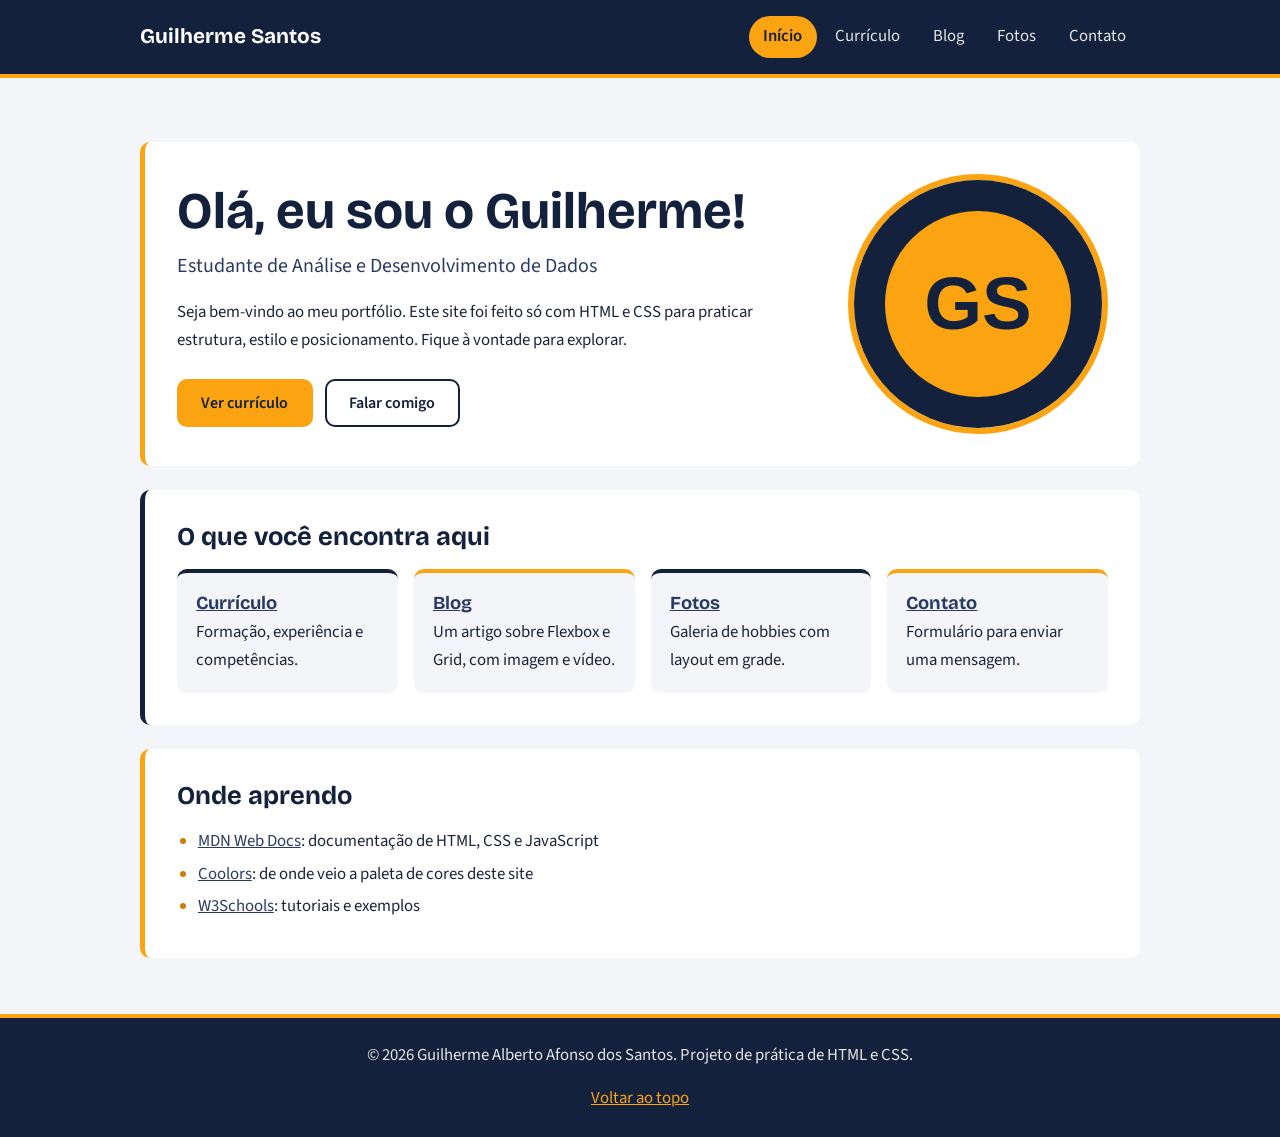
<file: pratica-html-css/pratica-html-css/index.html>
<!DOCTYPE html>
<html lang="pt-BR">
<head>
  <meta charset="UTF-8">
  <meta name="viewport" content="width=device-width, initial-scale=1.0">
  <title>Início | Guilherme Santos</title>
  <link rel="preconnect" href="https://fonts.googleapis.com">
  <link rel="preconnect" href="https://fonts.gstatic.com" crossorigin>
  <link href="https://fonts.googleapis.com/css2?family=Bricolage+Grotesque:wght@600;700&family=Source+Sans+3:wght@400;600&display=swap" rel="stylesheet">
  <link rel="stylesheet" href="style.css">
</head>
<body id="topo">
  <a class="pular" href="#conteudo">Pular para o conteúdo</a>

  <header class="cabecalho">
    <div class="container">
      <a class="logo" href="index.html">Guilherme Santos</a>
      <nav aria-label="Menu principal">
        <ul class="menu">
          <li><a href="index.html" class="ativo" aria-current="page">Início</a></li>
          <li><a href="curriculo.html">Currículo</a></li>
          <li><a href="blog.html">Blog</a></li>
          <li><a href="fotos.html">Fotos</a></li>
          <li><a href="contato.html">Contato</a></li>
        </ul>
      </nav>
    </div>
  </header>

  <main id="conteudo" class="container">

    <!-- Boas-vindas -->
    <section class="secao hero">
      <div>
        <h1>Olá, eu sou o Guilherme!</h1>
        <p class="subtitulo">Estudante de Análise e Desenvolvimento de Dados</p>
        <p>
          Seja bem-vindo ao meu portfólio. Este site foi feito só com HTML e CSS
          para praticar estrutura, estilo e posicionamento. Fique à vontade para explorar.
        </p>
        <div class="botoes">
          <a class="botao" href="curriculo.html">Ver currículo</a>
          <a class="botao botao--contorno" href="contato.html">Falar comigo</a>
        </div>
      </div>
      <img class="avatar" src="imagens/avatar.svg" alt="Avatar circular com as iniciais GS em azul-noite e âmbar">
    </section>

    <!-- Resumo do site -->
    <section class="secao secao--clara" id="resumo">
      <h2>O que você encontra aqui</h2>
      <div class="cartoes">
        <div class="cartao">
          <h3><a href="curriculo.html">Currículo</a></h3>
          <p>Formação, experiência e competências.</p>
        </div>
        <div class="cartao">
          <h3><a href="blog.html">Blog</a></h3>
          <p>Um artigo sobre Flexbox e Grid, com imagem e vídeo.</p>
        </div>
        <div class="cartao">
          <h3><a href="fotos.html">Fotos</a></h3>
          <p>Galeria de hobbies com layout em grade.</p>
        </div>
        <div class="cartao">
          <h3><a href="contato.html">Contato</a></h3>
          <p>Formulário para enviar uma mensagem.</p>
        </div>
      </div>
    </section>

    <!-- Links externos -->
    <section class="secao">
      <h2>Onde aprendo</h2>
      <ul class="lista">
        <li><a href="https://developer.mozilla.org/pt-BR/" target="_blank" rel="noopener">MDN Web Docs</a>: documentação de HTML, CSS e JavaScript</li>
        <li><a href="https://coolors.co/palettes/trending" target="_blank" rel="noopener">Coolors</a>: de onde veio a paleta de cores deste site</li>
        <li><a href="https://www.w3schools.com/" target="_blank" rel="noopener">W3Schools</a>: tutoriais e exemplos</li>
      </ul>
    </section>
  </main>

  <footer class="rodape">
    <div class="container">
      <p>&copy; 2026 Guilherme Alberto Afonso dos Santos. Projeto de prática de HTML e CSS.</p>
      <p><a href="#topo">Voltar ao topo</a></p>
    </div>
  </footer>
</body>
</html>
</file>
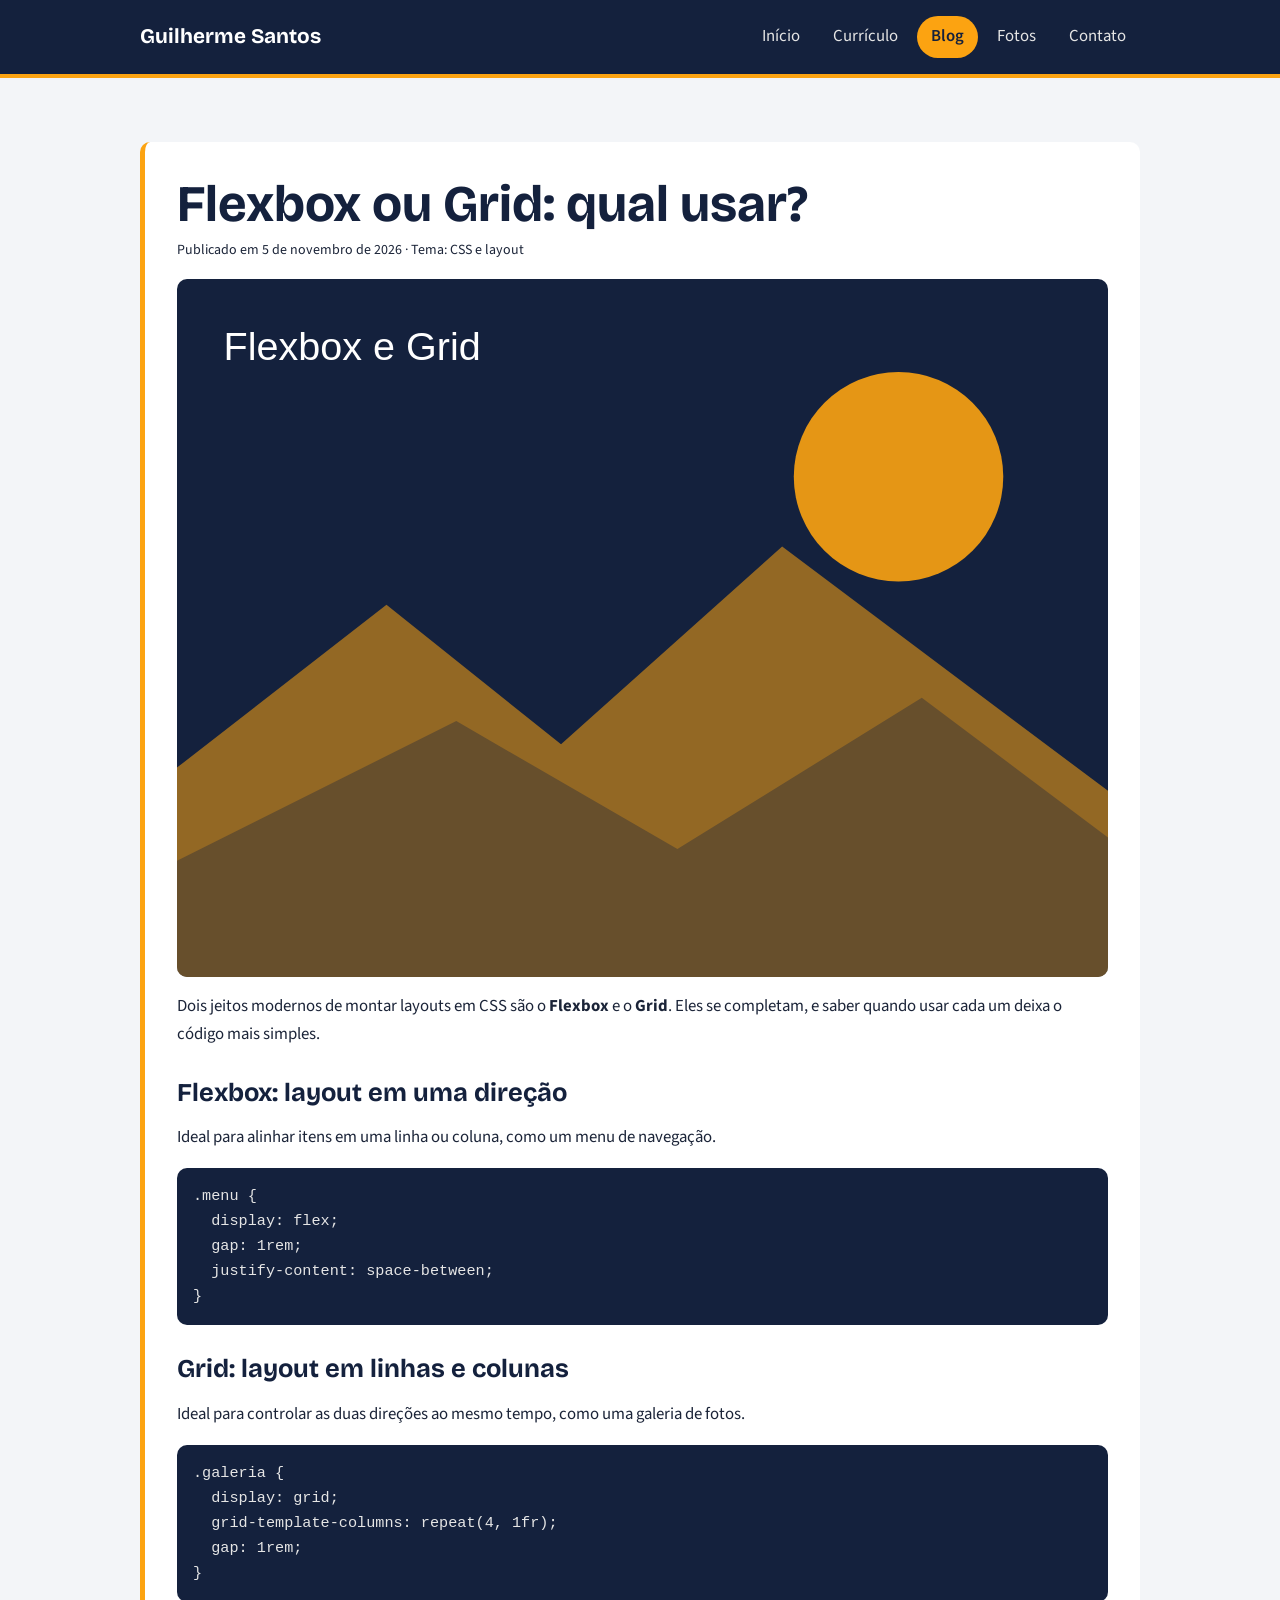
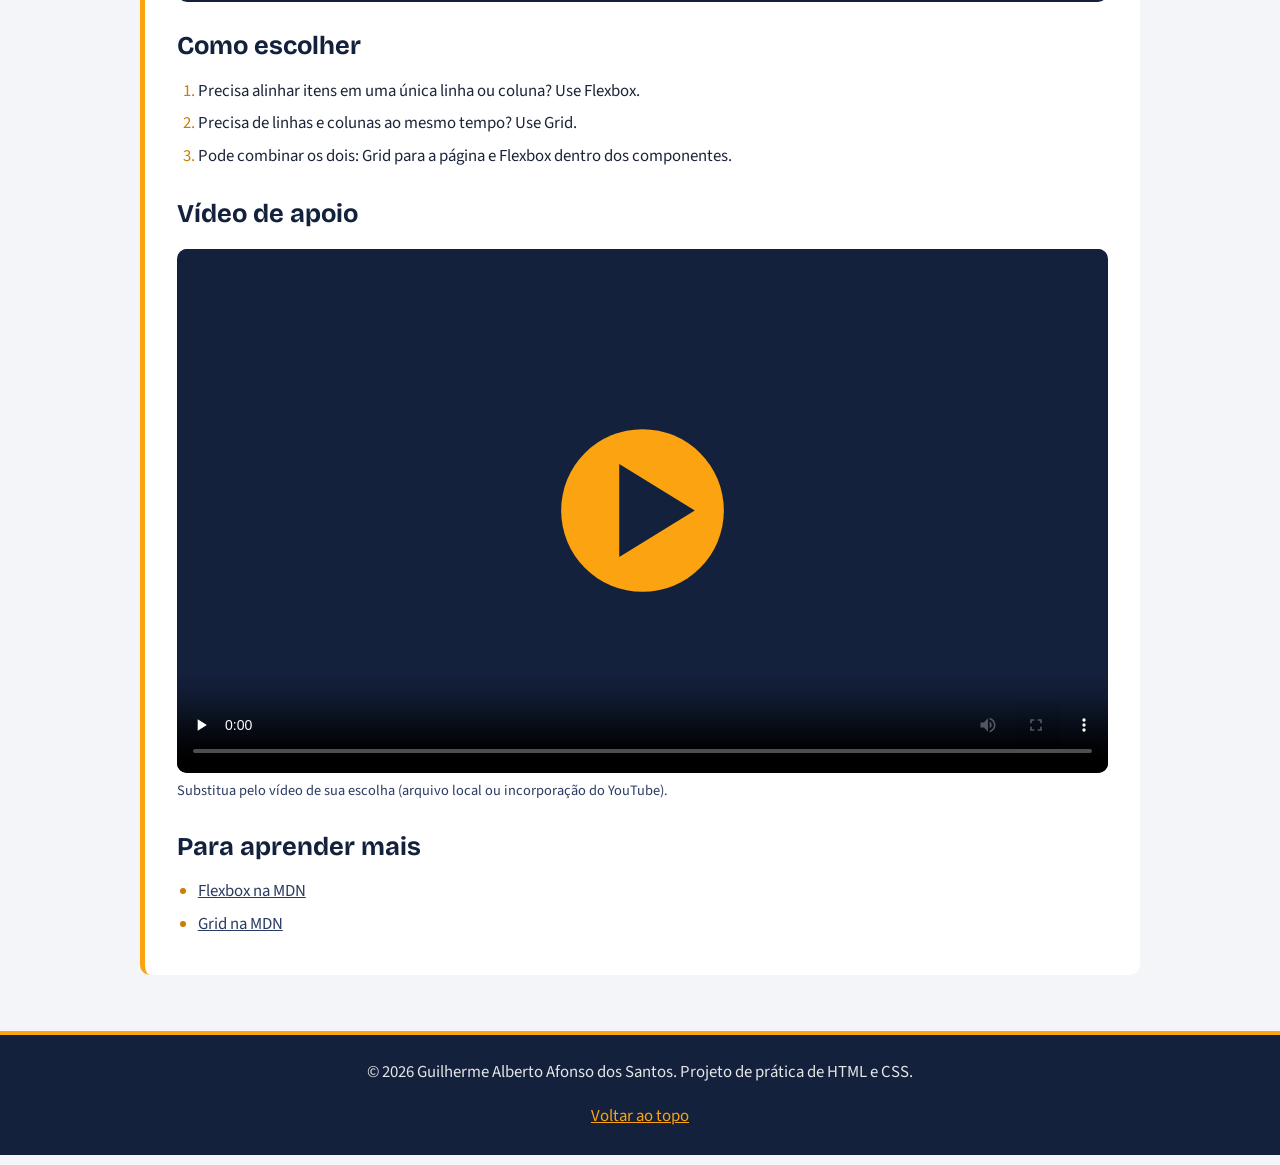
<file: pratica-html-css/pratica-html-css/blog.html>
<!DOCTYPE html>
<html lang="pt-BR">
<head>
  <meta charset="UTF-8">
  <meta name="viewport" content="width=device-width, initial-scale=1.0">
  <title>Blog | Flexbox ou Grid?</title>
  <link rel="preconnect" href="https://fonts.googleapis.com">
  <link rel="preconnect" href="https://fonts.gstatic.com" crossorigin>
  <link href="https://fonts.googleapis.com/css2?family=Bricolage+Grotesque:wght@600;700&family=Source+Sans+3:wght@400;600&display=swap" rel="stylesheet">
  <link rel="stylesheet" href="style.css">
</head>
<body id="topo">
  <a class="pular" href="#conteudo">Pular para o conteúdo</a>

  <header class="cabecalho">
    <div class="container">
      <a class="logo" href="index.html">Guilherme Santos</a>
      <nav aria-label="Menu principal">
        <ul class="menu">
          <li><a href="index.html">Início</a></li>
          <li><a href="curriculo.html">Currículo</a></li>
          <li><a href="blog.html" class="ativo" aria-current="page">Blog</a></li>
          <li><a href="fotos.html">Fotos</a></li>
          <li><a href="contato.html">Contato</a></li>
        </ul>
      </nav>
    </div>
  </header>

  <main id="conteudo" class="container">
    <article class="secao artigo">
      <h1>Flexbox ou Grid: qual usar?</h1>
      <p><small>Publicado em 5 de novembro de 2026 · Tema: CSS e layout</small></p>

      <img class="artigo-capa" src="imagens/blog-capa.svg" alt="Ilustração abstrata de montanhas em azul e âmbar com o título Flexbox e Grid">

      <p>
        Dois jeitos modernos de montar layouts em CSS são o <strong>Flexbox</strong>
        e o <strong>Grid</strong>. Eles se completam, e saber quando usar cada um
        deixa o código mais simples.
      </p>

      <h2>Flexbox: layout em uma direção</h2>
      <p>
        Ideal para alinhar itens em uma linha ou coluna, como um menu de navegação.
      </p>
      <pre><code>.menu {
  display: flex;
  gap: 1rem;
  justify-content: space-between;
}</code></pre>

      <h2>Grid: layout em linhas e colunas</h2>
      <p>
        Ideal para controlar as duas direções ao mesmo tempo, como uma galeria de fotos.
      </p>
      <pre><code>.galeria {
  display: grid;
  grid-template-columns: repeat(4, 1fr);
  gap: 1rem;
}</code></pre>

      <h2>Como escolher</h2>
      <ol class="lista">
        <li>Precisa alinhar itens em uma única linha ou coluna? Use Flexbox.</li>
        <li>Precisa de linhas e colunas ao mesmo tempo? Use Grid.</li>
        <li>Pode combinar os dois: Grid para a página e Flexbox dentro dos componentes.</li>
      </ol>

      <h2>Vídeo de apoio</h2>
      <figure>
        <!-- Troque pelo seu arquivo: coloque o vídeo em imagens/ e ajuste o src -->
        <video controls poster="imagens/video-poster.svg" preload="none">
          <source src="imagens/aula-grid.mp4" type="video/mp4">
          Seu navegador não suporta vídeo.
        </video>
        <figcaption>Substitua pelo vídeo de sua escolha (arquivo local ou incorporação do YouTube).</figcaption>
      </figure>

      <h2>Para aprender mais</h2>
      <ul class="lista">
        <li><a href="https://developer.mozilla.org/pt-BR/docs/Learn/CSS/CSS_layout/Flexbox" target="_blank" rel="noopener">Flexbox na MDN</a></li>
        <li><a href="https://developer.mozilla.org/pt-BR/docs/Learn/CSS/CSS_layout/Grids" target="_blank" rel="noopener">Grid na MDN</a></li>
      </ul>
    </article>
  </main>

  <footer class="rodape">
    <div class="container">
      <p>&copy; 2026 Guilherme Alberto Afonso dos Santos. Projeto de prática de HTML e CSS.</p>
      <p><a href="#topo">Voltar ao topo</a></p>
    </div>
  </footer>
</body>
</html>
</file>
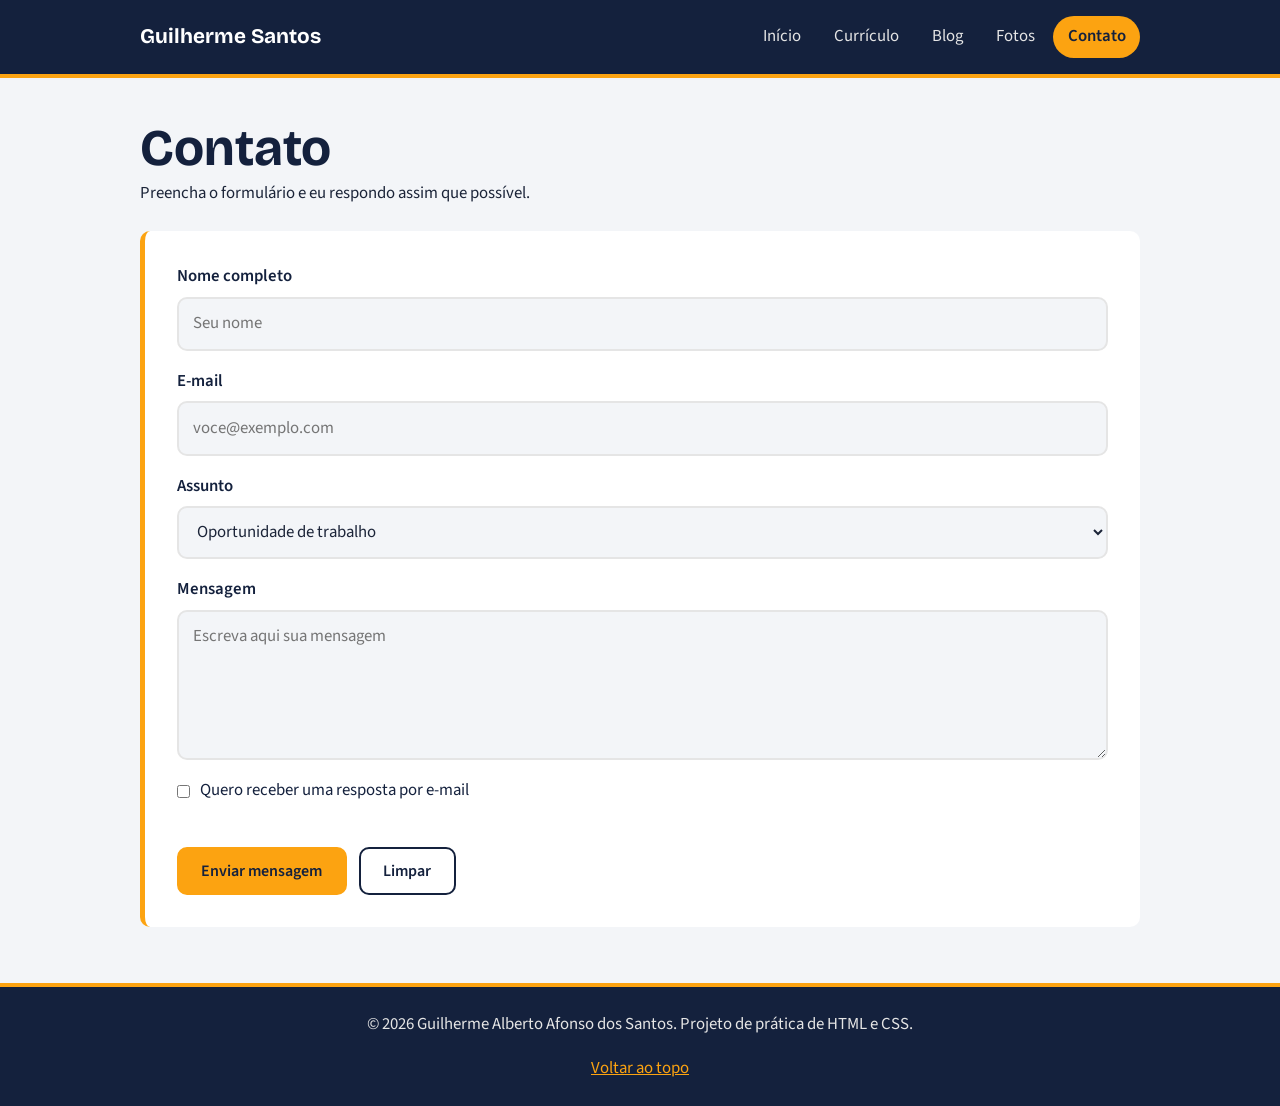
<file: pratica-html-css/pratica-html-css/contato.html>
<!DOCTYPE html>
<html lang="pt-BR">
<head>
  <meta charset="UTF-8">
  <meta name="viewport" content="width=device-width, initial-scale=1.0">
  <title>Contato | Guilherme Santos</title>
  <link rel="preconnect" href="https://fonts.googleapis.com">
  <link rel="preconnect" href="https://fonts.gstatic.com" crossorigin>
  <link href="https://fonts.googleapis.com/css2?family=Bricolage+Grotesque:wght@600;700&family=Source+Sans+3:wght@400;600&display=swap" rel="stylesheet">
  <link rel="stylesheet" href="style.css">
</head>
<body id="topo">
  <a class="pular" href="#conteudo">Pular para o conteúdo</a>

  <header class="cabecalho">
    <div class="container">
      <a class="logo" href="index.html">Guilherme Santos</a>
      <nav aria-label="Menu principal">
        <ul class="menu">
          <li><a href="index.html">Início</a></li>
          <li><a href="curriculo.html">Currículo</a></li>
          <li><a href="blog.html">Blog</a></li>
          <li><a href="fotos.html">Fotos</a></li>
          <li><a href="contato.html" class="ativo" aria-current="page">Contato</a></li>
        </ul>
      </nav>
    </div>
  </header>

  <main id="conteudo" class="container">
    <h1>Contato</h1>
    <p>Preencha o formulário e eu respondo assim que possível.</p>

    <section class="secao">
      <!-- Formulário apenas visual: sem processamento no servidor -->
      <form class="formulario" action="#" method="post">

        <div class="campo">
          <label for="nome">Nome completo</label>
          <input type="text" id="nome" name="nome" placeholder="Seu nome" required>
        </div>

        <div class="campo">
          <label for="email">E-mail</label>
          <input type="email" id="email" name="email" placeholder="voce@exemplo.com" required>
        </div>

        <div class="campo">
          <label for="assunto">Assunto</label>
          <select id="assunto" name="assunto">
            <option value="oportunidade">Oportunidade de trabalho</option>
            <option value="projeto">Projeto em conjunto</option>
            <option value="duvida">Dúvida</option>
            <option value="outro">Outro</option>
          </select>
        </div>

        <div class="campo">
          <label for="mensagem">Mensagem</label>
          <textarea id="mensagem" name="mensagem" placeholder="Escreva aqui sua mensagem" required></textarea>
        </div>

        <label class="opcao">
          <input type="checkbox" name="retorno"> Quero receber uma resposta por e-mail
        </label>

        <div class="botoes">
          <button class="botao" type="submit">Enviar mensagem</button>
          <button class="botao botao--contorno" type="reset">Limpar</button>
        </div>
      </form>
    </section>
  </main>

  <footer class="rodape">
    <div class="container">
      <p>&copy; 2026 Guilherme Alberto Afonso dos Santos. Projeto de prática de HTML e CSS.</p>
      <p><a href="#topo">Voltar ao topo</a></p>
    </div>
  </footer>
</body>
</html>
</file>
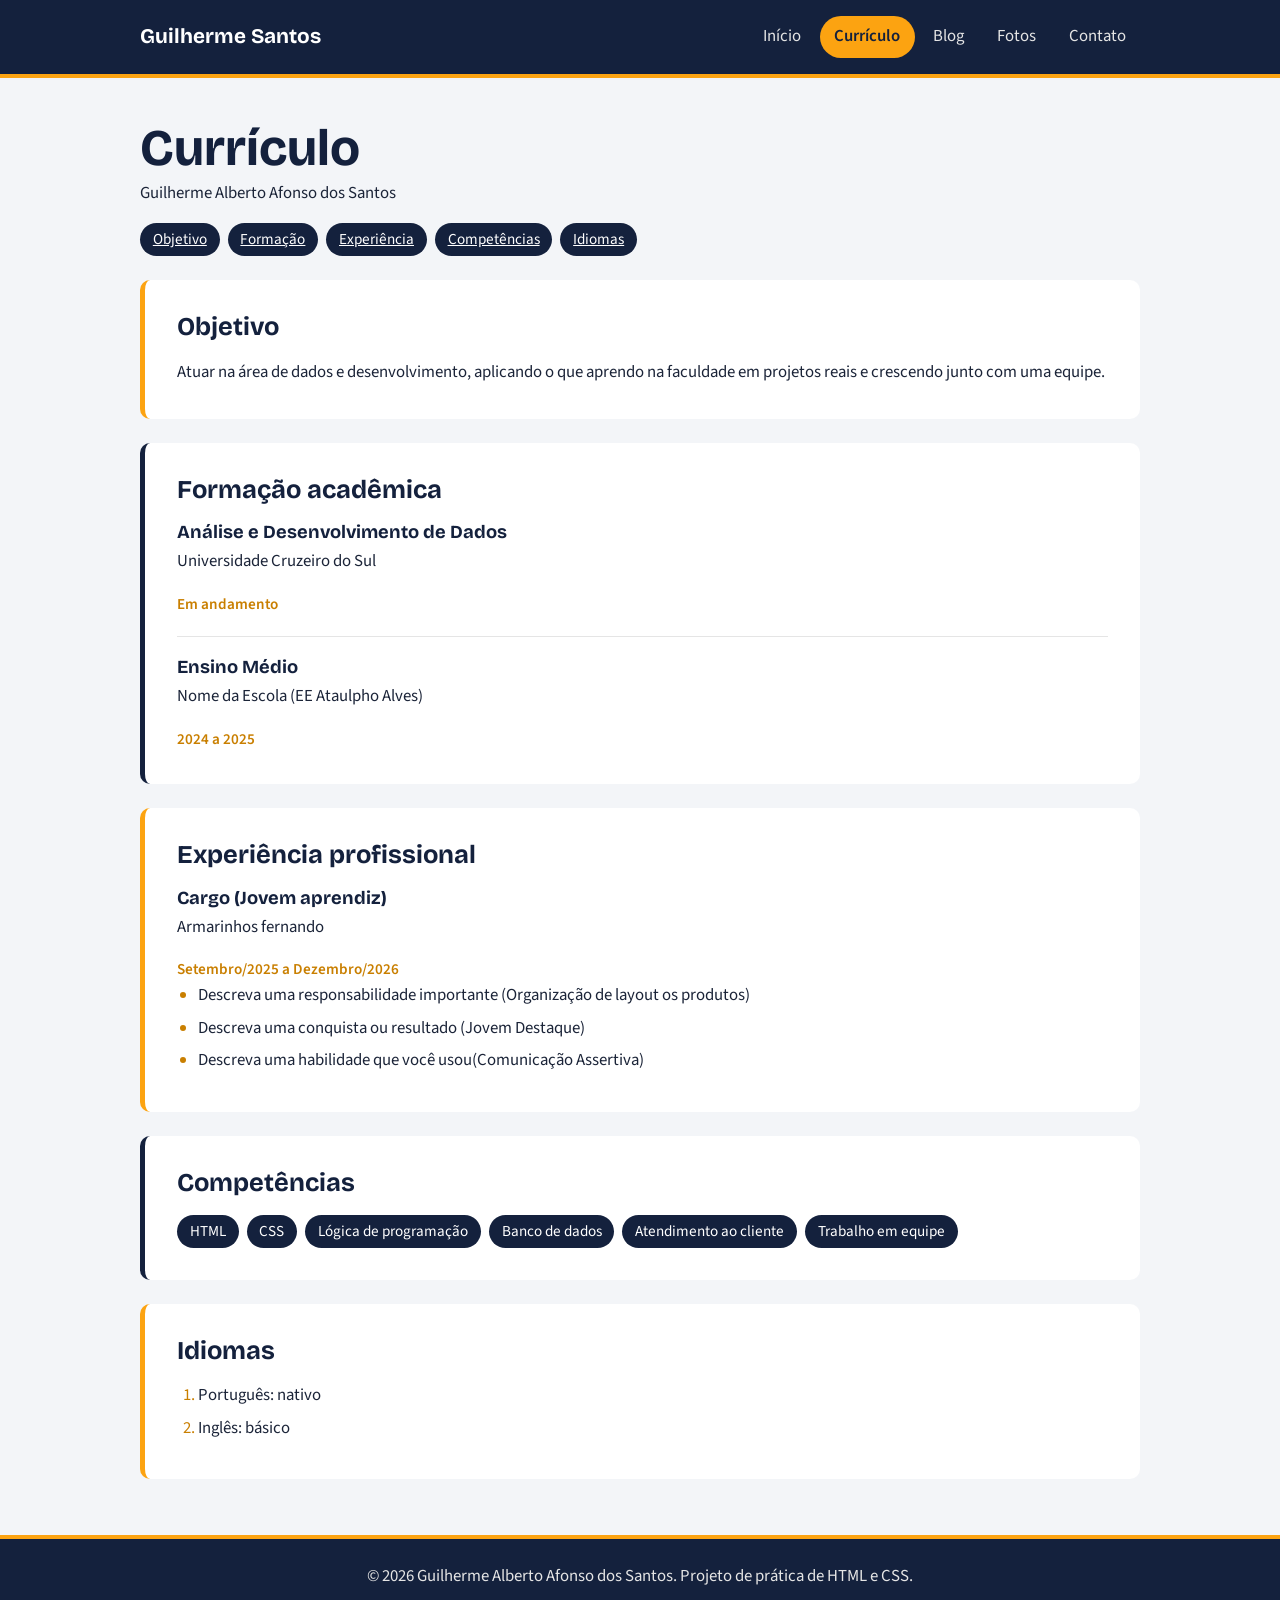
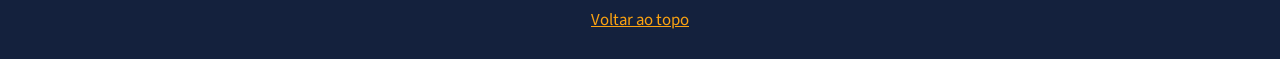
<file: pratica-html-css/pratica-html-css/curriculo.html>
<!DOCTYPE html>
<html lang="pt-BR">
<head>
  <meta charset="UTF-8">
  <meta name="viewport" content="width=device-width, initial-scale=1.0">
  <title>Currículo | Guilherme Santos</title>
  <link rel="preconnect" href="https://fonts.googleapis.com">
  <link rel="preconnect" href="https://fonts.gstatic.com" crossorigin>
  <link href="https://fonts.googleapis.com/css2?family=Bricolage+Grotesque:wght@600;700&family=Source+Sans+3:wght@400;600&display=swap" rel="stylesheet">
  <link rel="stylesheet" href="style.css">
</head>
<body id="topo">
  <a class="pular" href="#conteudo">Pular para o conteúdo</a>

  <header class="cabecalho">
    <div class="container">
      <a class="logo" href="index.html">Guilherme Santos</a>
      <nav aria-label="Menu principal">
        <ul class="menu">
          <li><a href="index.html">Início</a></li>
          <li><a href="curriculo.html" class="ativo" aria-current="page">Currículo</a></li>
          <li><a href="blog.html">Blog</a></li>
          <li><a href="fotos.html">Fotos</a></li>
          <li><a href="contato.html">Contato</a></li>
        </ul>
      </nav>
    </div>
  </header>

  <main id="conteudo" class="container">
    <h1>Currículo</h1>
    <p>Guilherme Alberto Afonso dos Santos</p>

    <!-- Âncoras internas -->
    <nav aria-label="Seções do currículo">
      <ul class="etiquetas" style="margin-top:1rem">
        <li><a href="#objetivo" style="color:inherit">Objetivo</a></li>
        <li><a href="#formacao" style="color:inherit">Formação</a></li>
        <li><a href="#experiencia" style="color:inherit">Experiência</a></li>
        <li><a href="#competencias" style="color:inherit">Competências</a></li>
        <li><a href="#idiomas" style="color:inherit">Idiomas</a></li>
      </ul>
    </nav>

    <section class="secao" id="objetivo">
      <h2>Objetivo</h2>
      <p>
        Atuar na área de dados e desenvolvimento, aplicando o que aprendo na faculdade
        em projetos reais e crescendo junto com uma equipe.
      </p>
    </section>

    <section class="secao secao--clara" id="formacao">
      <h2>Formação acadêmica</h2>
      <div class="item">
        <h3>Análise e Desenvolvimento de Dados</h3>
        <p>Universidade Cruzeiro do Sul</p>
        <p class="periodo">Em andamento</p>
      </div>
      <div class="item">
        <h3>Ensino Médio</h3>
        <p>Nome da Escola (EE Ataulpho Alves)</p>
        <p class="periodo">2024 a 2025</p>
      </div>
    </section>

    <section class="secao" id="experiencia">
      <h2>Experiência profissional</h2>
      <div class="item">
        <h3>Cargo (Jovem aprendiz)</h3>
        <p>Armarinhos fernando</p>
        <p class="periodo">Setembro/2025 a Dezembro/2026</p>
        <ul class="lista">
          <li>Descreva uma responsabilidade importante (Organização de layout os produtos)</li>
          <li>Descreva uma conquista ou resultado (Jovem Destaque)</li>
          <li>Descreva uma habilidade que você usou(Comunicação Assertiva)</li>
        </ul>
      </div>
    </section>

    <section class="secao secao--clara" id="competencias">
      <h2>Competências</h2>
      <ul class="etiquetas">
        <li>HTML</li>
        <li>CSS</li>
        <li>Lógica de programação</li>
        <li>Banco de dados</li>
        <li>Atendimento ao cliente</li>
        <li>Trabalho em equipe</li>
      </ul>
    </section>

    <section class="secao" id="idiomas">
      <h2>Idiomas</h2>
      <ol class="lista">
        <li>Português: nativo</li>
        <li>Inglês: básico</li>
      </ol>
    </section>
  </main>

  <footer class="rodape">
    <div class="container">
      <p>&copy; 2026 Guilherme Alberto Afonso dos Santos. Projeto de prática de HTML e CSS.</p>
      <p><a href="#topo">Voltar ao topo</a></p>
    </div>
  </footer>
</body>
</html>
</file>
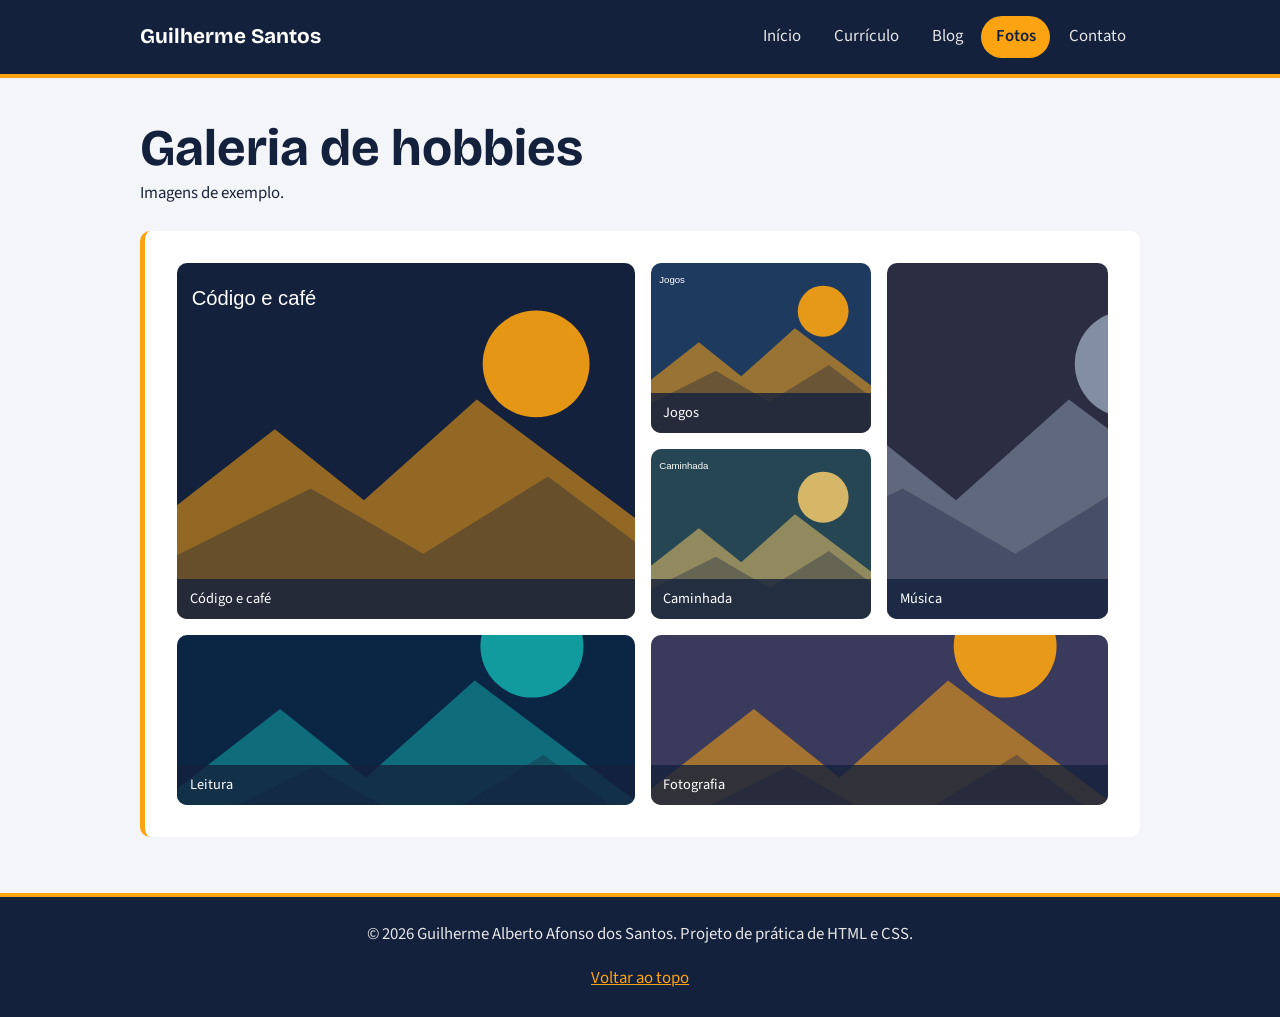
<file: pratica-html-css/pratica-html-css/fotos.html>
<!DOCTYPE html>
<html lang="pt-BR">
<head>
  <meta charset="UTF-8">
  <meta name="viewport" content="width=device-width, initial-scale=1.0">
  <title>Fotos | Guilherme Santos</title>
  <link rel="preconnect" href="https://fonts.googleapis.com">
  <link rel="preconnect" href="https://fonts.gstatic.com" crossorigin>
  <link href="https://fonts.googleapis.com/css2?family=Bricolage+Grotesque:wght@600;700&family=Source+Sans+3:wght@400;600&display=swap" rel="stylesheet">
  <link rel="stylesheet" href="style.css">
</head>
<body id="topo">
  <a class="pular" href="#conteudo">Pular para o conteúdo</a>

  <header class="cabecalho">
    <div class="container">
      <a class="logo" href="index.html">Guilherme Santos</a>
      <nav aria-label="Menu principal">
        <ul class="menu">
          <li><a href="index.html">Início</a></li>
          <li><a href="curriculo.html">Currículo</a></li>
          <li><a href="blog.html">Blog</a></li>
          <li><a href="fotos.html" class="ativo" aria-current="page">Fotos</a></li>
          <li><a href="contato.html">Contato</a></li>
        </ul>
      </nav>
    </div>
  </header>

  <main id="conteudo" class="container">
    <h1>Galeria de hobbies</h1>
    <p>Imagens de exemplo.</p>

    <section class="secao" aria-label="Galeria de fotos">
      <div class="galeria">
        <figure class="grande">
          <img src="imagens/foto1.svg" alt="Ilustração de montanhas azuis ao pôr do sol representando código e café">
          <figcaption>Código e café</figcaption>
        </figure>
        <figure>
          <img src="imagens/foto2.svg" alt="Ilustração de paisagem em tons de azul representando jogos">
          <figcaption>Jogos</figcaption>
        </figure>
        <figure class="alta">
          <img src="imagens/foto3.svg" alt="Ilustração de colinas cinzas e azuis representando música">
          <figcaption>Música</figcaption>
        </figure>
        <figure>
          <img src="imagens/foto4.svg" alt="Ilustração de colinas verdes e sol amarelo representando caminhada">
          <figcaption>Caminhada</figcaption>
        </figure>
        <figure class="larga">
          <img src="imagens/foto5.svg" alt="Ilustração de montanhas azul-escuras com sol turquesa representando leitura">
          <figcaption>Leitura</figcaption>
        </figure>
        <figure class="larga">
          <img src="imagens/foto6.svg" alt="Ilustração de montanhas roxas com sol âmbar representando fotografia">
          <figcaption>Fotografia</figcaption>
        </figure>
      </div>
    </section>
  </main>

  <footer class="rodape">
    <div class="container">
      <p>&copy; 2026 Guilherme Alberto Afonso dos Santos. Projeto de prática de HTML e CSS.</p>
      <p><a href="#topo">Voltar ao topo</a></p>
    </div>
  </footer>
</body>
</html>
</file>
<file: pratica-html-css/pratica-html-css/style.css>
/* ==========================================================
   style.css - Portfólio pessoal (HTML + CSS)
   Paleta (Coolors): #14213D azul-noite | #FCA311 âmbar
                     #E5E5E5 cinza-claro | #FFFFFF branco
   ========================================================== */

/* ---------- Variáveis ---------- */
:root {
  --azul: #14213D;
  --azul-claro: #2A3B63;
  --ambar: #FCA311;
  --ambar-escuro: #C97F00;
  --cinza: #E5E5E5;
  --fundo: #F3F5F8;
  --branco: #FFFFFF;
  --texto: #1B2438;
  --raio: 10px;
  --fonte-titulo: "Bricolage Grotesque", "Segoe UI", Arial, sans-serif;
  --fonte-texto: "Source Sans 3", "Segoe UI", Arial, sans-serif;
}

/* ---------- Base ---------- */
* { box-sizing: border-box; margin: 0; padding: 0; }

html { scroll-behavior: smooth; }

body {
  font-family: var(--fonte-texto);
  font-size: 1.05rem;
  line-height: 1.65;
  color: var(--texto);
  background: var(--fundo);
}

img, video, iframe { max-width: 100%; display: block; }

h1, h2, h3 {
  font-family: var(--fonte-titulo);
  color: var(--azul);
  line-height: 1.2;
}
h1 { font-size: clamp(2rem, 5vw, 3.2rem); }
h2 { font-size: 1.6rem; margin-bottom: 1rem; }
h3 { font-size: 1.15rem; margin-bottom: .3rem; }

p + p { margin-top: 1rem; }

a { color: var(--azul-claro); }
a:hover { color: var(--ambar-escuro); }

/* Foco visível para navegação por teclado */
a:focus-visible, button:focus-visible,
input:focus-visible, textarea:focus-visible, select:focus-visible {
  outline: 3px solid var(--ambar);
  outline-offset: 2px;
}

/* Link para pular direto ao conteúdo */
.pular {
  position: absolute; left: -999px; top: 0;
  background: var(--ambar); color: var(--azul); padding: .5rem 1rem;
}
.pular:focus { left: 0; z-index: 10; }

/* ---------- Cabeçalho e menu ---------- */
.cabecalho {
  background: var(--azul);
  border-bottom: 4px solid var(--ambar);
}
.cabecalho .container {
  display: flex; flex-wrap: wrap;
  align-items: center; justify-content: space-between;
  gap: 1rem; padding-block: 1rem;
}
.logo {
  font-family: var(--fonte-titulo);
  font-weight: 700; font-size: 1.3rem;
  color: var(--branco); text-decoration: none;
}
.menu { display: flex; flex-wrap: wrap; gap: .25rem; list-style: none; }
.menu a {
  display: block; padding: .45rem .9rem;
  color: var(--cinza); text-decoration: none;
  border-radius: 999px;
  transition: background .2s, color .2s;
}
.menu a:hover { background: var(--azul-claro); color: var(--branco); }
.menu a.ativo { background: var(--ambar); color: var(--azul); font-weight: 600; }

/* ---------- Layout geral ---------- */
.container { width: min(1000px, 92%); margin-inline: auto; }
main { padding-block: 2.5rem 3.5rem; }

.secao {
  background: var(--branco);
  border-radius: var(--raio);
  padding: 2rem;
  margin-top: 1.5rem;
  border-left: 5px solid var(--ambar);
}
.secao--clara { border-left-color: var(--azul); }

/* ---------- Página inicial (hero) ---------- */
.hero {
  display: grid;
  grid-template-columns: 1fr 260px;
  gap: 2.5rem; align-items: center;
}
.hero .subtitulo { font-size: 1.25rem; color: var(--azul-claro); margin-top: .5rem; }
.hero .avatar {
  width: 260px; aspect-ratio: 1; border-radius: 50%;
  border: 6px solid var(--ambar); object-fit: cover;
}

.botoes { display: flex; flex-wrap: wrap; gap: .75rem; margin-top: 1.5rem; }

.botao {
  display: inline-block; padding: .7rem 1.4rem;
  background: var(--ambar); color: var(--azul);
  font: 600 1rem var(--fonte-texto);
  border: 2px solid var(--ambar); border-radius: var(--raio);
  text-decoration: none; cursor: pointer;
  transition: background .2s, transform .2s;
}
.botao:hover { background: var(--ambar-escuro); border-color: var(--ambar-escuro); color: var(--branco); }
.botao--contorno { background: transparent; color: var(--azul); border-color: var(--azul); }
.botao--contorno:hover { background: var(--azul); border-color: var(--azul); color: var(--branco); }

/* Cartões de resumo do site */
.cartoes {
  display: grid;
  grid-template-columns: repeat(auto-fit, minmax(210px, 1fr));
  gap: 1rem; margin-top: 1rem;
}
.cartao {
  background: var(--fundo); padding: 1.2rem;
  border-radius: var(--raio); border-top: 4px solid var(--azul);
}
.cartao:nth-child(even) { border-top-color: var(--ambar); }

/* ---------- Currículo ---------- */
.item { padding-bottom: 1.2rem; margin-bottom: 1.2rem; border-bottom: 1px solid var(--cinza); }
.item:last-child { border-bottom: 0; margin-bottom: 0; padding-bottom: 0; }
.periodo { font-size: .95rem; color: var(--ambar-escuro); font-weight: 600; }

.lista { padding-left: 1.3rem; }
.lista li { margin-bottom: .3rem; }
.lista li::marker { color: var(--ambar-escuro); }

.etiquetas { display: flex; flex-wrap: wrap; gap: .5rem; list-style: none; }
.etiquetas li {
  background: var(--azul); color: var(--branco);
  padding: .25rem .8rem; border-radius: 999px; font-size: .95rem;
}

/* ---------- Blog ---------- */
.artigo-capa { width: 100%; border-radius: var(--raio); margin-block: 1rem; }
.artigo h2 { margin-top: 1.8rem; }
pre {
  background: var(--azul); color: var(--cinza);
  padding: 1rem; border-radius: var(--raio);
  overflow-x: auto; margin-block: 1rem; font-size: .95rem;
}
code { font-family: Consolas, "Courier New", monospace; }
p code, li code { background: var(--cinza); padding: .1rem .4rem; border-radius: 4px; }
figure { margin-block: 1.2rem; }
figcaption { font-size: .9rem; color: var(--azul-claro); margin-top: .4rem; }
video { width: 100%; border-radius: var(--raio); background: var(--azul); }

/* ---------- Galeria (posicionamento com Grid) ---------- */
.galeria {
  display: grid;
  grid-template-columns: repeat(4, 1fr);
  grid-auto-rows: 170px;
  gap: 1rem;
}
.galeria figure { position: relative; margin: 0; overflow: hidden; border-radius: var(--raio); }
.galeria img { width: 100%; height: 100%; object-fit: cover; transition: transform .3s; }
.galeria figure:hover img { transform: scale(1.06); }
.galeria figcaption {
  position: absolute; left: 0; right: 0; bottom: 0;
  padding: .5rem .8rem; margin: 0;
  background: rgba(20, 33, 61, .8); color: var(--branco);
}
/* Fotos de tamanhos diferentes */
.galeria .grande { grid-column: span 2; grid-row: span 2; }
.galeria .larga  { grid-column: span 2; }
.galeria .alta   { grid-row: span 2; }

/* ---------- Formulário ---------- */
.formulario { display: grid; gap: 1.1rem; }
.campo { display: grid; gap: .35rem; }
label { font-weight: 600; color: var(--azul); }

input[type="text"], input[type="email"], select, textarea {
  width: 100%; padding: .7rem .9rem;
  font: inherit; color: var(--texto);
  background: var(--fundo);
  border: 2px solid var(--cinza); border-radius: var(--raio);
}
input:focus, select:focus, textarea:focus { border-color: var(--azul); background: var(--branco); }
textarea { min-height: 150px; resize: vertical; }
.opcao { display: flex; gap: .6rem; align-items: center; font-weight: 400; }

/* ---------- Rodapé ---------- */
.rodape {
  background: var(--azul); color: var(--cinza);
  text-align: center; padding: 1.5rem 0;
  border-top: 4px solid var(--ambar);
}
.rodape a { color: var(--ambar); }

/* ---------- Responsivo ---------- */
@media (max-width: 760px) {
  .hero { grid-template-columns: 1fr; text-align: center; }
  .hero .avatar { margin-inline: auto; width: 180px; order: -1; }
  .botoes { justify-content: center; }
  .galeria { grid-template-columns: repeat(2, 1fr); }
  .secao { padding: 1.4rem; }
}
@media (prefers-reduced-motion: reduce) {
  * { transition: none !important; scroll-behavior: auto !important; }
}
</file>
